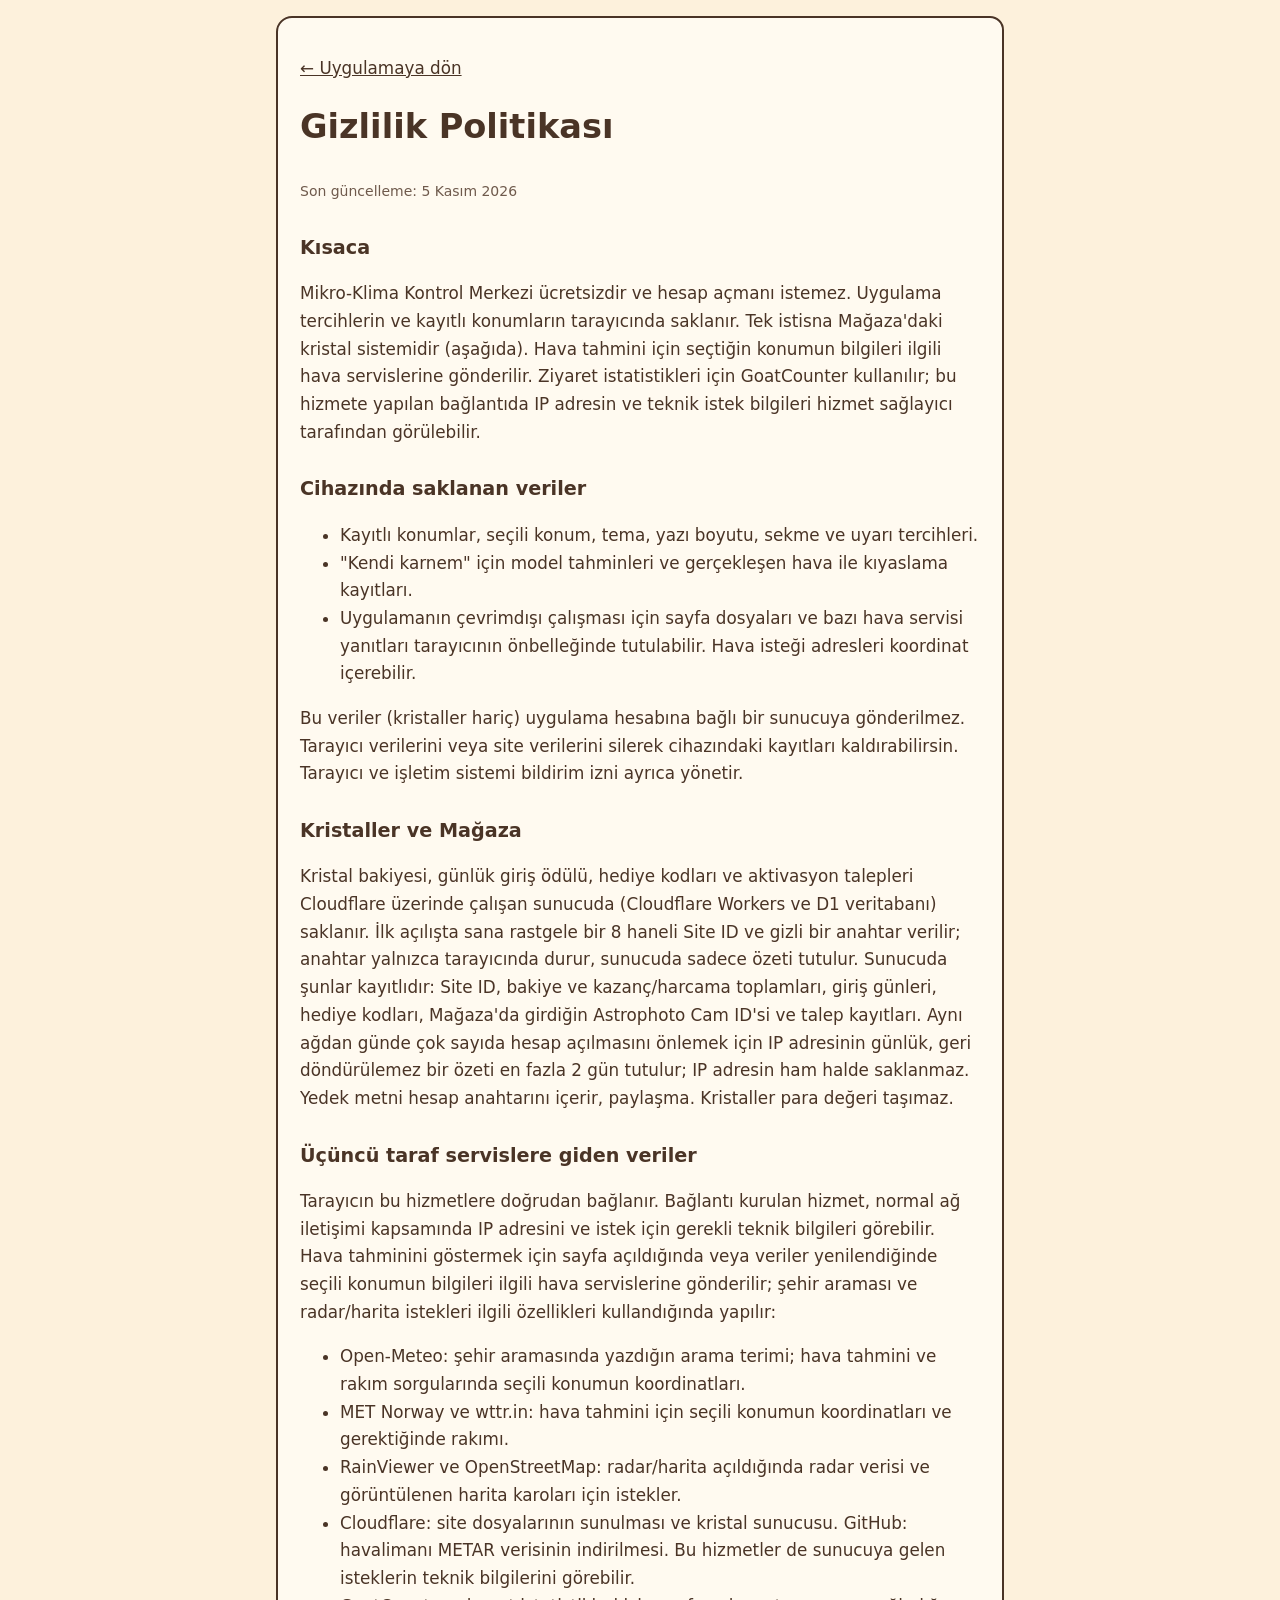
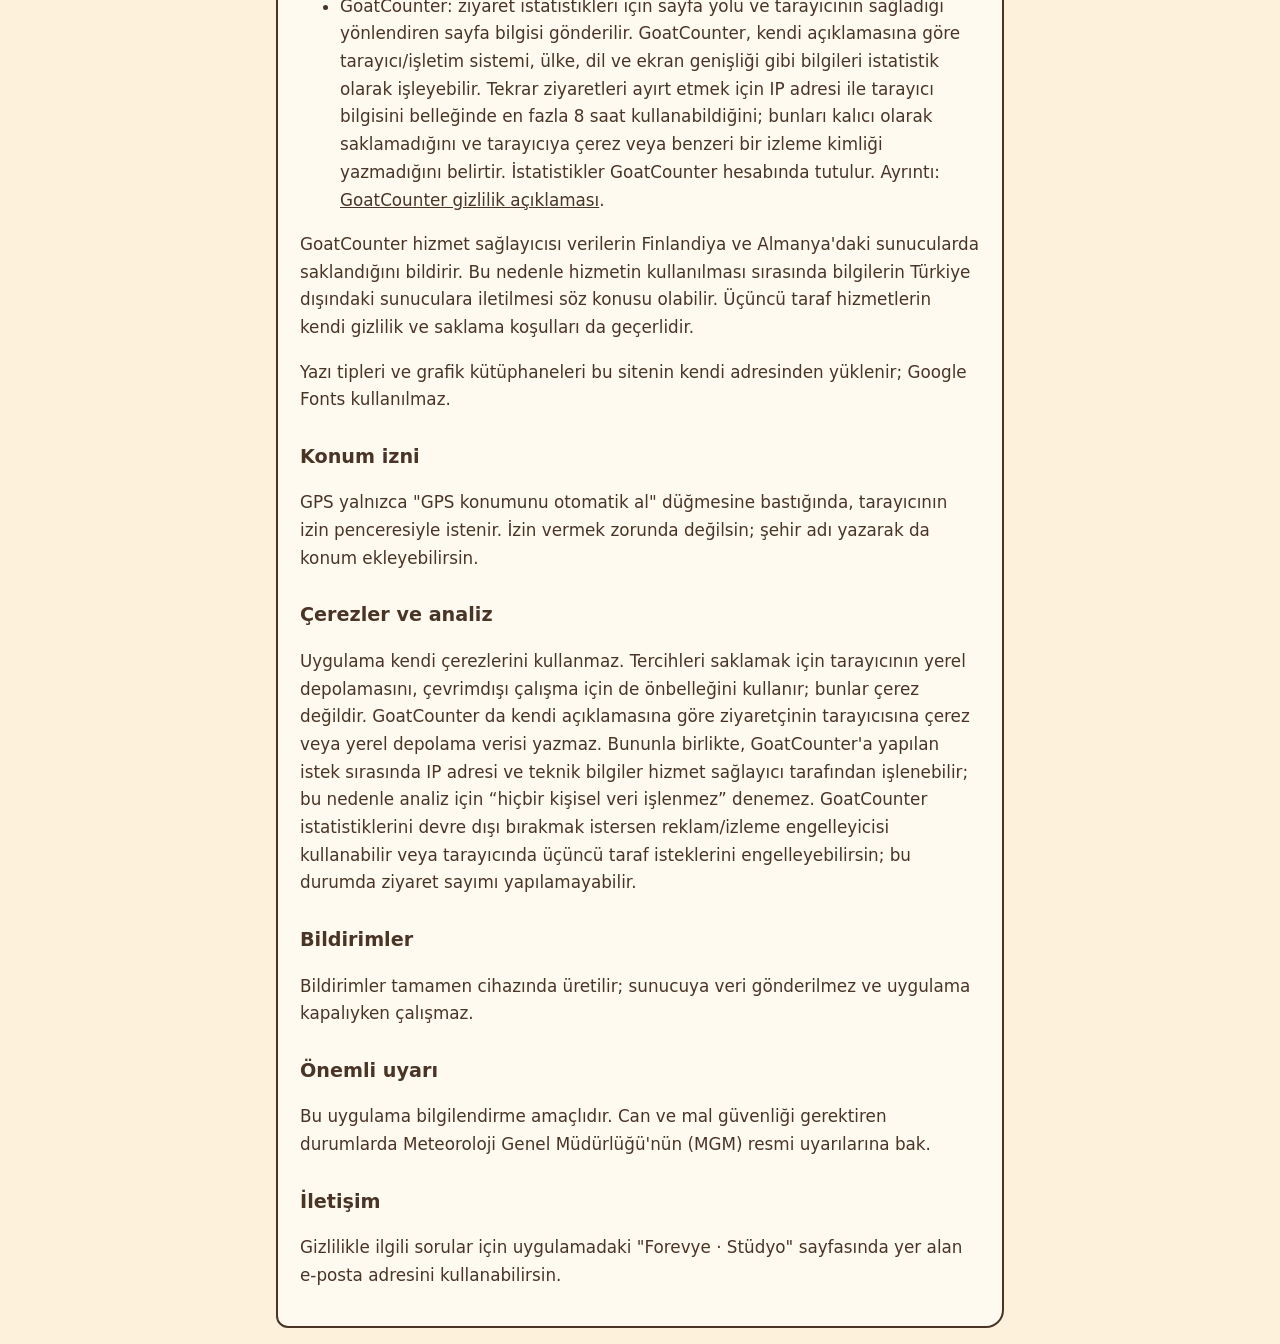
<file: gizlilik.html>
<!DOCTYPE html>
<html lang="tr">
<head>
<meta charset="UTF-8">
<meta name="viewport" content="width=device-width, initial-scale=1">
<title>Gizlilik Politikası | Mikro-Klima Kontrol Merkezi</title>
<meta name="robots" content="index, follow">
<link rel="canonical" href="https://mikroklimakontrolmerkezi.forevye.workers.dev/gizlilik.html">
<style>
:root{--bg:#fdf1dc;--card:#fffaf0;--ink:#4a3426;--sub:#6f5a4c}
@media (prefers-color-scheme:dark){:root{--bg:#1e1a2e;--card:#2a2540;--ink:#f3e8d4;--sub:#b6abc9}}
body{margin:0;background:var(--bg);color:var(--ink);font:1.05rem/1.65 "Patrick Hand","Segoe UI",system-ui,sans-serif;padding:16px}
main{max-width:680px;margin:0 auto;background:var(--card);border:2.5px solid var(--ink);border-radius:16px 14px 18px 12px;padding:20px 22px}
h1{margin-top:0}h2{margin:1.4em 0 .3em;font-size:1.2rem}p,li{color:var(--ink)}small{color:var(--sub)}a{color:var(--ink)}
</style>
</head>
<body>
<main>
<p><a href="./">← Uygulamaya dön</a></p>
<h1>Gizlilik Politikası</h1>
<small>Son güncelleme: 5 Kasım 2026</small>

<h2>Kısaca</h2>
<p>Mikro-Klima Kontrol Merkezi ücretsizdir ve hesap açmanı istemez. Uygulama tercihlerin ve kayıtlı konumların tarayıcında saklanır. Tek istisna Mağaza'daki kristal sistemidir (aşağıda). Hava tahmini için seçtiğin konumun bilgileri ilgili hava servislerine gönderilir. Ziyaret istatistikleri için GoatCounter kullanılır; bu hizmete yapılan bağlantıda IP adresin ve teknik istek bilgileri hizmet sağlayıcı tarafından görülebilir.</p>

<h2>Cihazında saklanan veriler</h2>
<ul>
<li>Kayıtlı konumlar, seçili konum, tema, yazı boyutu, sekme ve uyarı tercihleri.</li>
<li>"Kendi karnem" için model tahminleri ve gerçekleşen hava ile kıyaslama kayıtları.</li>
<li>Uygulamanın çevrimdışı çalışması için sayfa dosyaları ve bazı hava servisi yanıtları tarayıcının önbelleğinde tutulabilir. Hava isteği adresleri koordinat içerebilir.</li>
</ul>
<p>Bu veriler (kristaller hariç) uygulama hesabına bağlı bir sunucuya gönderilmez. Tarayıcı verilerini veya site verilerini silerek cihazındaki kayıtları kaldırabilirsin. Tarayıcı ve işletim sistemi bildirim izni ayrıca yönetir.</p>

<h2>Kristaller ve Mağaza</h2>
<p>Kristal bakiyesi, günlük giriş ödülü, hediye kodları ve aktivasyon talepleri Cloudflare üzerinde çalışan sunucuda (Cloudflare Workers ve D1 veritabanı) saklanır. İlk açılışta sana rastgele bir 8 haneli Site ID ve gizli bir anahtar verilir; anahtar yalnızca tarayıcında durur, sunucuda sadece özeti tutulur. Sunucuda şunlar kayıtlıdır: Site ID, bakiye ve kazanç/harcama toplamları, giriş günleri, hediye kodları, Mağaza'da girdiğin Astrophoto Cam ID'si ve talep kayıtları. Aynı ağdan günde çok sayıda hesap açılmasını önlemek için IP adresinin günlük, geri döndürülemez bir özeti en fazla 2 gün tutulur; IP adresin ham halde saklanmaz. Yedek metni hesap anahtarını içerir, paylaşma. Kristaller para değeri taşımaz.</p>
<h2>Üçüncü taraf servislere giden veriler</h2>
<p>Tarayıcın bu hizmetlere doğrudan bağlanır. Bağlantı kurulan hizmet, normal ağ iletişimi kapsamında IP adresini ve istek için gerekli teknik bilgileri görebilir. Hava tahminini göstermek için sayfa açıldığında veya veriler yenilendiğinde seçili konumun bilgileri ilgili hava servislerine gönderilir; şehir araması ve radar/harita istekleri ilgili özellikleri kullandığında yapılır:</p>
<ul>
<li>Open-Meteo: şehir aramasında yazdığın arama terimi; hava tahmini ve rakım sorgularında seçili konumun koordinatları.</li>
<li>MET Norway ve wttr.in: hava tahmini için seçili konumun koordinatları ve gerektiğinde rakımı.</li>
<li>RainViewer ve OpenStreetMap: radar/harita açıldığında radar verisi ve görüntülenen harita karoları için istekler.</li>
<li>Cloudflare: site dosyalarının sunulması ve kristal sunucusu. GitHub: havalimanı METAR verisinin indirilmesi. Bu hizmetler de sunucuya gelen isteklerin teknik bilgilerini görebilir.</li>
<li>GoatCounter: ziyaret istatistikleri için sayfa yolu ve tarayıcının sağladığı yönlendiren sayfa bilgisi gönderilir. GoatCounter, kendi açıklamasına göre tarayıcı/işletim sistemi, ülke, dil ve ekran genişliği gibi bilgileri istatistik olarak işleyebilir. Tekrar ziyaretleri ayırt etmek için IP adresi ile tarayıcı bilgisini belleğinde en fazla 8 saat kullanabildiğini; bunları kalıcı olarak saklamadığını ve tarayıcıya çerez veya benzeri bir izleme kimliği yazmadığını belirtir. İstatistikler GoatCounter hesabında tutulur. Ayrıntı: <a href="https://www.goatcounter.com/help/privacy" target="_blank" rel="noopener">GoatCounter gizlilik açıklaması</a>.</li>
</ul>
<p>GoatCounter hizmet sağlayıcısı verilerin Finlandiya ve Almanya'daki sunucularda saklandığını bildirir. Bu nedenle hizmetin kullanılması sırasında bilgilerin Türkiye dışındaki sunuculara iletilmesi söz konusu olabilir. Üçüncü taraf hizmetlerin kendi gizlilik ve saklama koşulları da geçerlidir.</p>
<p>Yazı tipleri ve grafik kütüphaneleri bu sitenin kendi adresinden yüklenir; Google Fonts kullanılmaz.</p>

<h2>Konum izni</h2>
<p>GPS yalnızca "GPS konumunu otomatik al" düğmesine bastığında, tarayıcının izin penceresiyle istenir. İzin vermek zorunda değilsin; şehir adı yazarak da konum ekleyebilirsin.</p>

<h2>Çerezler ve analiz</h2>
<p>Uygulama kendi çerezlerini kullanmaz. Tercihleri saklamak için tarayıcının yerel depolamasını, çevrimdışı çalışma için de önbelleğini kullanır; bunlar çerez değildir. GoatCounter da kendi açıklamasına göre ziyaretçinin tarayıcısına çerez veya yerel depolama verisi yazmaz. Bununla birlikte, GoatCounter'a yapılan istek sırasında IP adresi ve teknik bilgiler hizmet sağlayıcı tarafından işlenebilir; bu nedenle analiz için “hiçbir kişisel veri işlenmez” denemez. GoatCounter istatistiklerini devre dışı bırakmak istersen reklam/izleme engelleyicisi kullanabilir veya tarayıcında üçüncü taraf isteklerini engelleyebilirsin; bu durumda ziyaret sayımı yapılamayabilir.</p>

<h2>Bildirimler</h2>
<p>Bildirimler tamamen cihazında üretilir; sunucuya veri gönderilmez ve uygulama kapalıyken çalışmaz.</p>

<h2>Önemli uyarı</h2>
<p>Bu uygulama bilgilendirme amaçlıdır. Can ve mal güvenliği gerektiren durumlarda Meteoroloji Genel Müdürlüğü'nün (MGM) resmi uyarılarına bak.</p>

<h2>İletişim</h2>
<p>Gizlilikle ilgili sorular için uygulamadaki "Forevye · Stüdyo" sayfasında yer alan e-posta adresini kullanabilirsin.</p>
</main>
</body>
</html>
</file>
